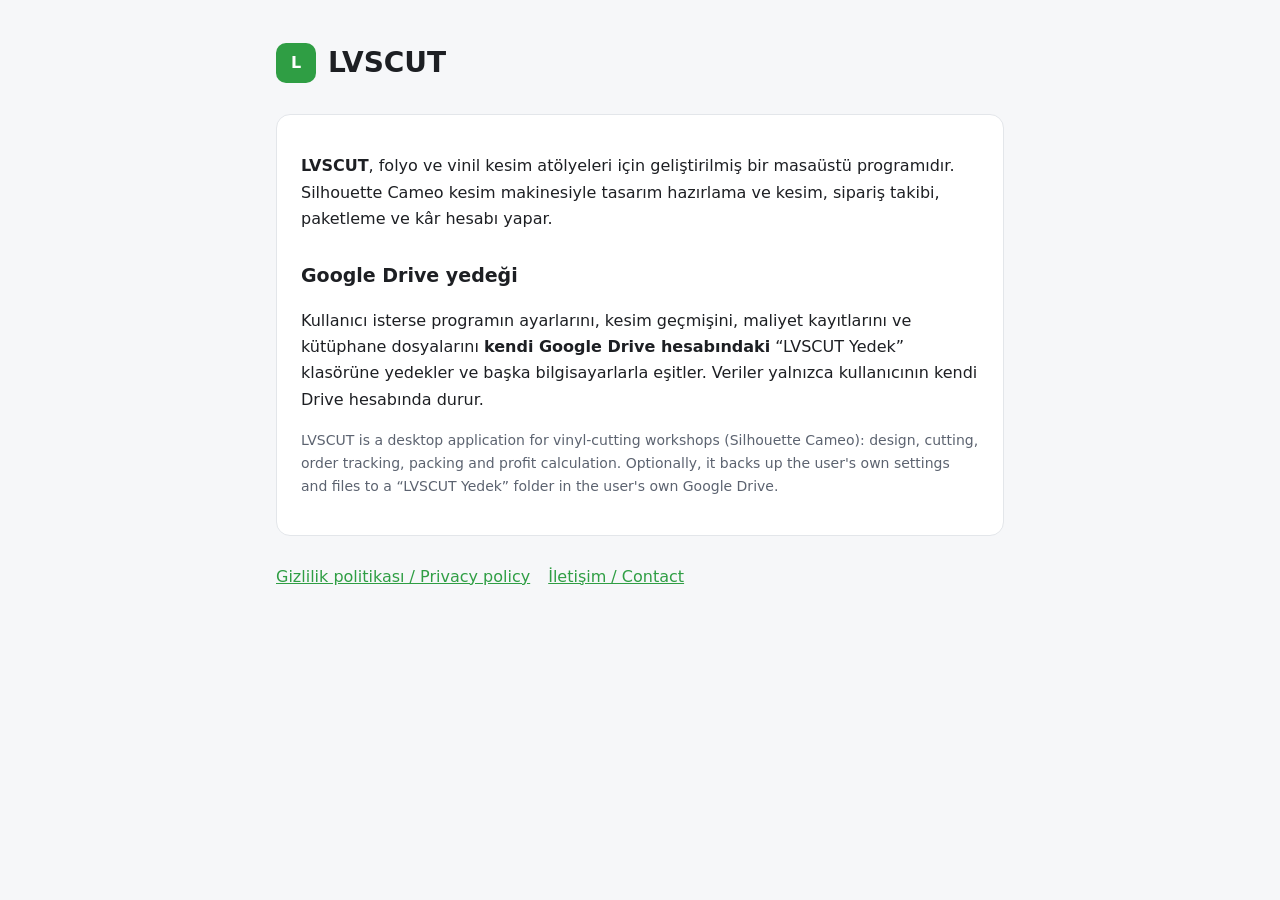
<file: index.html>
<!doctype html>
<html lang="tr">
<head>
<meta charset="utf-8">
<meta name="viewport" content="width=device-width, initial-scale=1">
<title>LVSCUT</title>
<link rel="stylesheet" href="stil.css">
</head>
<body>
<main>
  <header><div class="logo">L</div><h1>LVSCUT</h1></header>
  <div class="kart">
    <p><strong>LVSCUT</strong>, folyo ve vinil kesim atölyeleri için geliştirilmiş bir masaüstü programıdır. Silhouette Cameo kesim makinesiyle tasarım hazırlama ve kesim, sipariş takibi, paketleme ve kâr hesabı yapar.</p>
    <h2>Google Drive yedeği</h2>
    <p>Kullanıcı isterse programın ayarlarını, kesim geçmişini, maliyet kayıtlarını ve kütüphane dosyalarını <strong>kendi Google Drive hesabındaki</strong> “LVSCUT Yedek” klasörüne yedekler ve başka bilgisayarlarla eşitler. Veriler yalnızca kullanıcının kendi Drive hesabında durur.</p>
    <p class="soluk">LVSCUT is a desktop application for vinyl-cutting workshops (Silhouette Cameo): design, cutting, order tracking, packing and profit calculation. Optionally, it backs up the user's own settings and files to a “LVSCUT Yedek” folder in the user's own Google Drive.</p>
  </div>
  <nav><a href="gizlilik.html">Gizlilik politikası / Privacy policy</a><a href="https://github.com/ahmetsalih0-max/lvscut/issues">İletişim / Contact</a></nav>
</main>
</body>
</html>
</file>
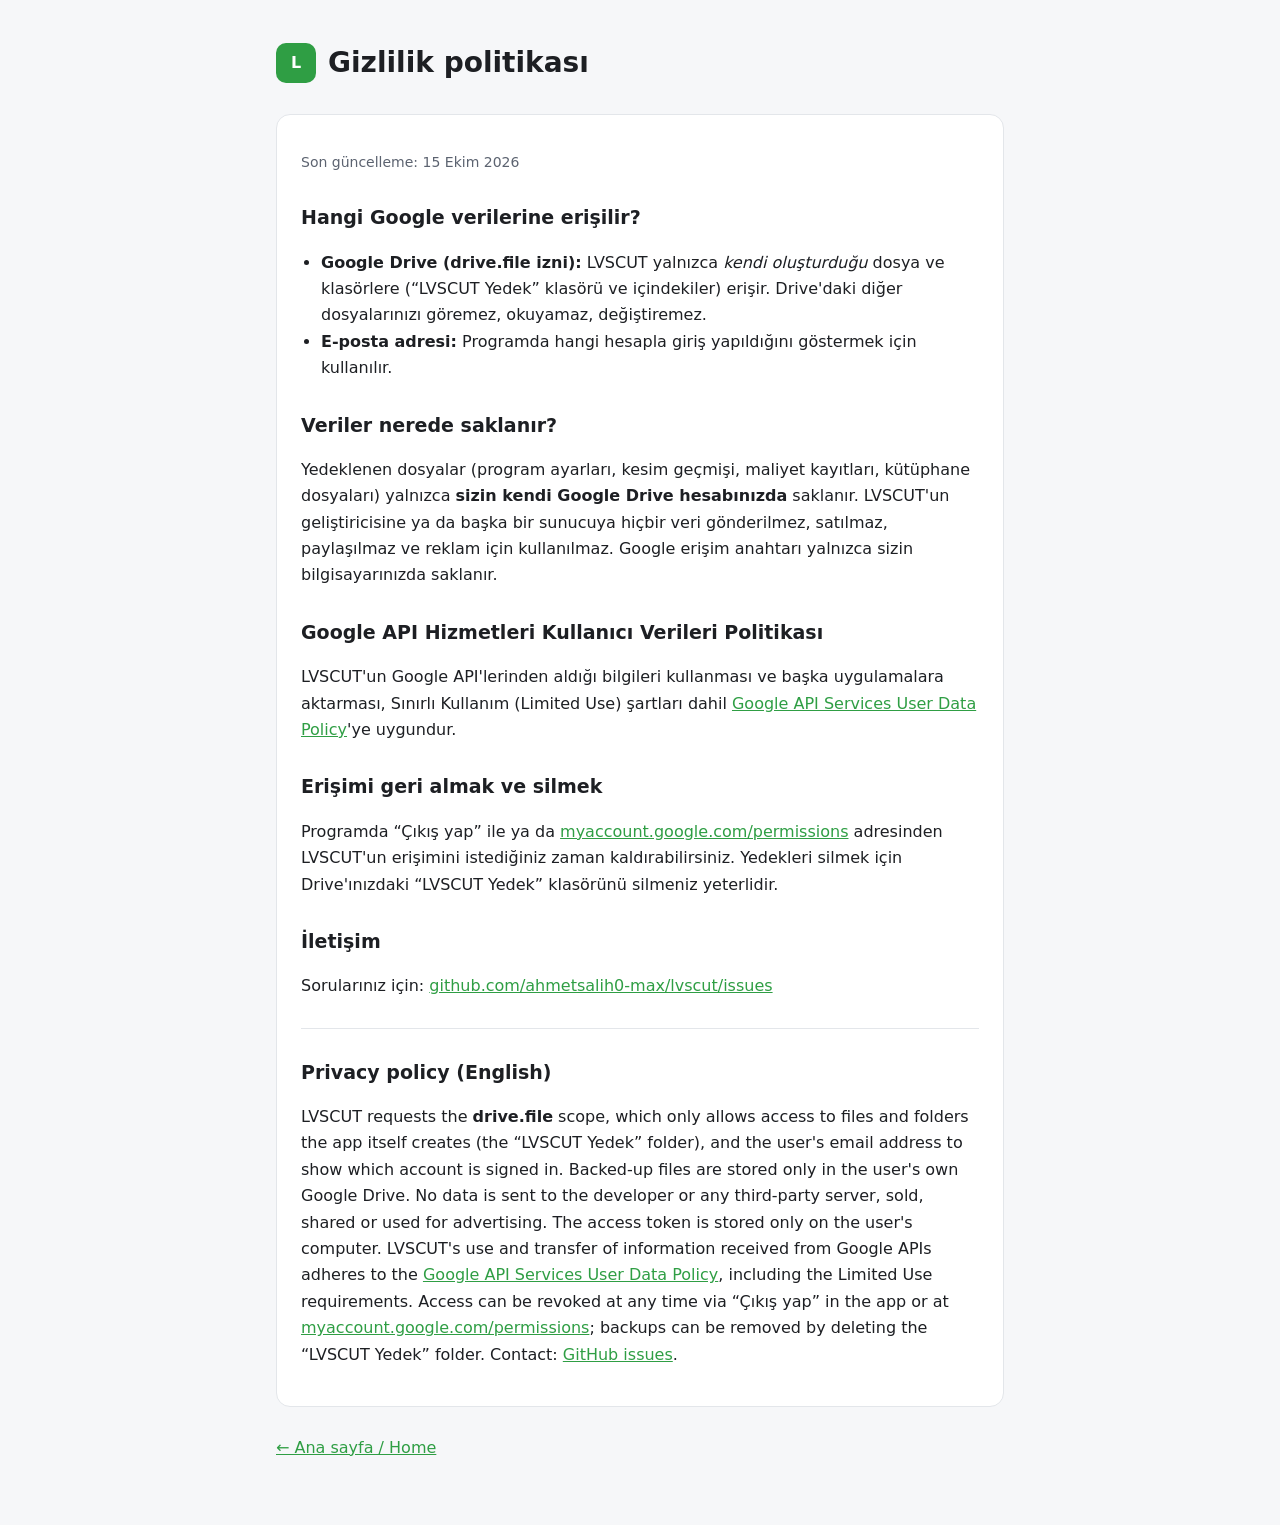
<file: gizlilik.htm>
<!doctype html>
<html lang="tr">
<head>
<meta charset="utf-8">
<meta name="viewport" content="width=device-width, initial-scale=1">
<title>LVSCUT Gizlilik</title>
<link rel="stylesheet" href="stil.css">
</head>
<body>
<main>
  <header><div class="logo">L</div><h1>Gizlilik politikası</h1></header>
  <div class="kart">
    <p class="soluk">Son güncelleme: 15 Ekim 2026</p>
    <h2>Hangi Google verilerine erişilir?</h2>
    <ul>
      <li><strong>Google Drive (drive.file izni):</strong> LVSCUT yalnızca <em>kendi oluşturduğu</em> dosya ve klasörlere (“LVSCUT Yedek” klasörü ve içindekiler) erişir. Drive'daki diğer dosyalarınızı göremez, okuyamaz, değiştiremez.</li>
      <li><strong>E-posta adresi:</strong> Programda hangi hesapla giriş yapıldığını göstermek için kullanılır.</li>
    </ul>
    <h2>Veriler nerede saklanır?</h2>
    <p>Yedeklenen dosyalar (program ayarları, kesim geçmişi, maliyet kayıtları, kütüphane dosyaları) yalnızca <strong>sizin kendi Google Drive hesabınızda</strong> saklanır. LVSCUT'un geliştiricisine ya da başka bir sunucuya hiçbir veri gönderilmez, satılmaz, paylaşılmaz ve reklam için kullanılmaz. Google erişim anahtarı yalnızca sizin bilgisayarınızda saklanır.</p>
    <h2>Google API Hizmetleri Kullanıcı Verileri Politikası</h2>
    <p>LVSCUT'un Google API'lerinden aldığı bilgileri kullanması ve başka uygulamalara aktarması, Sınırlı Kullanım (Limited Use) şartları dahil <a href="https://developers.google.com/terms/api-services-user-data-policy">Google API Services User Data Policy</a>'ye uygundur.</p>
    <h2>Erişimi geri almak ve silmek</h2>
    <p>Programda “Çıkış yap” ile ya da <a href="https://myaccount.google.com/permissions">myaccount.google.com/permissions</a> adresinden LVSCUT'un erişimini istediğiniz zaman kaldırabilirsiniz. Yedekleri silmek için Drive'ınızdaki “LVSCUT Yedek” klasörünü silmeniz yeterlidir.</p>
    <h2>İletişim</h2>
    <p>Sorularınız için: <a href="https://github.com/ahmetsalih0-max/lvscut/issues">github.com/ahmetsalih0-max/lvscut/issues</a></p>
    <hr style="border:none;border-top:1px solid var(--kenar);margin:28px 0">
    <h2>Privacy policy (English)</h2>
    <p>LVSCUT requests the <strong>drive.file</strong> scope, which only allows access to files and folders the app itself creates (the “LVSCUT Yedek” folder), and the user's email address to show which account is signed in. Backed-up files are stored only in the user's own Google Drive. No data is sent to the developer or any third-party server, sold, shared or used for advertising. The access token is stored only on the user's computer. LVSCUT's use and transfer of information received from Google APIs adheres to the <a href="https://developers.google.com/terms/api-services-user-data-policy">Google API Services User Data Policy</a>, including the Limited Use requirements. Access can be revoked at any time via “Çıkış yap” in the app or at <a href="https://myaccount.google.com/permissions">myaccount.google.com/permissions</a>; backups can be removed by deleting the “LVSCUT Yedek” folder. Contact: <a href="https://github.com/ahmetsalih0-max/lvscut/issues">GitHub issues</a>.</p>
  </div>
  <nav><a href="index.html">← Ana sayfa / Home</a></nav>
</main>
</body>
</html>
</file>
<file: stil.css>
:root{--zemin:#f6f7f9;--kart:#fff;--yazi:#1d1f23;--soluk:#5c6370;--vurgu:#2f9e44;--kenar:#e3e6ea}
@media (prefers-color-scheme:dark){:root{--zemin:#16181c;--kart:#1f2227;--yazi:#eceef2;--soluk:#9aa0ab;--vurgu:#51cf66;--kenar:#30343b}}
*{box-sizing:border-box}
body{margin:0;background:var(--zemin);color:var(--yazi);font:16px/1.65 "Segoe UI",system-ui,-apple-system,Arial,sans-serif}
main{max-width:760px;margin:0 auto;padding:40px 16px 64px}
header{display:flex;align-items:center;gap:12px;margin-bottom:28px}
.logo{width:40px;height:40px;border-radius:10px;background:var(--vurgu);display:grid;place-items:center;color:#fff;font-weight:800}
h1{font-size:28px;margin:0}
h2{font-size:19px;margin:28px 0 8px}
.kart{background:var(--kart);border:1px solid var(--kenar);border-radius:14px;padding:22px 24px}
p,li{color:var(--yazi)}
.soluk{color:var(--soluk);font-size:14px}
a{color:var(--vurgu)}
nav{margin-top:28px;display:flex;gap:18px;flex-wrap:wrap}
ul{padding-left:20px}
</file>
